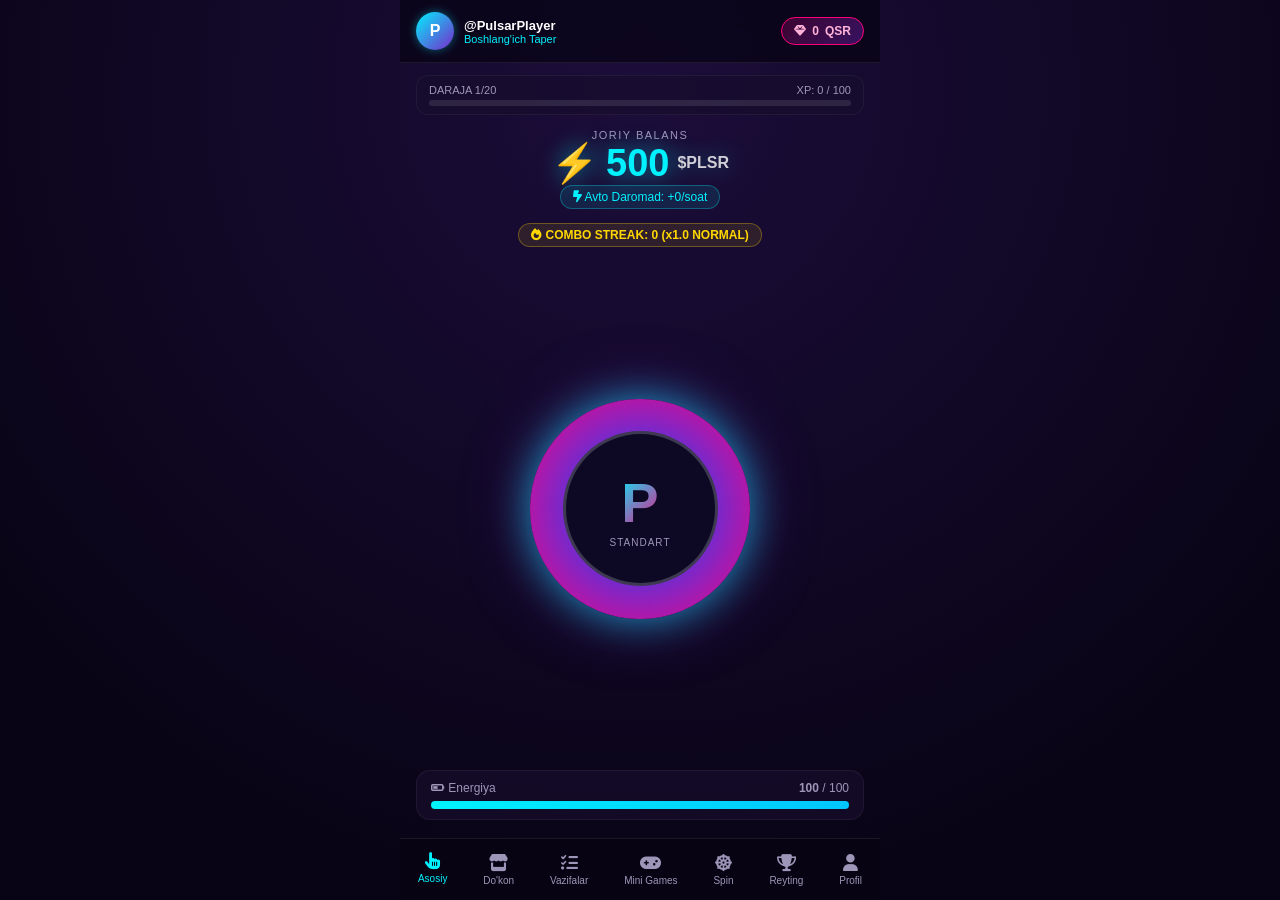
<file: index.html>
<!DOCTYPE html>
<html lang="uz">
<head>
  <meta charset="UTF-8">
  <meta name="viewport" content="width=device-width, initial-scale=1.0, maximum-scale=1.0, user-scalable=no">
  <title>Pulsar ($PLSR) — Telegram Mini App</title>
  <!-- Telegram WebApp SDK -->
  <script src="https://telegram.org/js/telegram-web-app.js"></script>
  <!-- FontAwesome Icons -->
  <link rel="stylesheet" href="https://cdnjs.cloudflare.com/ajax/libs/font-awesome/6.4.0/css/all.min.css">
  <link rel="stylesheet" href="style.css">
</head>
<body>
  <div id="app">
    <!-- Top Header -->
    <header class="app-header">
      <div class="user-pill" id="user-profile-header">
        <div class="avatar-circle" id="user-avatar">P</div>
        <div class="user-meta">
          <span class="user-name" id="user-name">@PulsarPlayer</span>
          <span class="user-title" id="user-status-title">Boshlang'ich Taper</span>
        </div>
      </div>
      <div class="header-badges">
        <div class="badge quasar-badge" onclick="switchTab('profil')">
          <i class="fa-solid fa-gem"></i> <span id="header-gems">0</span> QSR
        </div>
      </div>
    </header>

    <!-- Main Screens Container -->
    <main class="content-area">
      <!-- 1. ASOSIY (TAP TO EARN) SCREEN -->
      <section id="tab-asosiy" class="screen-tab active">
        <div class="stats-overview">
          <div class="level-progress-wrap">
            <div class="level-info">
              <span id="level-label">DARAJA 1/20</span>
              <span id="xp-label">XP: 0 / 100</span>
            </div>
            <div class="progress-track">
              <div class="progress-fill" id="xp-bar" style="width: 0%;"></div>
            </div>
          </div>

          <div class="balance-display">
            <div class="balance-sub">JORIY BALANS</div>
            <div class="balance-main">
              <span class="coin-icon">⚡</span>
              <span id="main-balance">500</span>
              <span class="currency-label">$PLSR</span>
            </div>
            <div class="passive-income-badge">
              <i class="fa-solid fa-bolt-lightning"></i> Avto Daromad: <span id="passive-rate">+0</span>/soat
            </div>
          </div>

          <div class="combo-indicator" id="combo-badge">
            <i class="fa-solid fa-fire"></i> COMBO STREAK: <span id="combo-count">0</span> (<span id="combo-mult">x1.0 NORMAL</span>)
          </div>
        </div>

        <!-- Central Tap Core -->
        <div class="tap-zone" id="tap-zone">
          <div class="pulsar-aura" id="pulsar-aura"></div>
          <div class="pulsar-core" id="pulsar-core">
            <div class="core-rings"></div>
            <div class="core-center">
              <span class="core-logo">P</span>
              <span class="core-skin-name" id="active-skin-name">STANDART</span>
            </div>
          </div>
        </div>

        <!-- Energy Bar -->
        <div class="energy-panel">
          <div class="energy-meta">
            <span><i class="fa-solid fa-battery-half"></i> Energiya</span>
            <span><strong id="energy-cur">100</strong> / <span id="energy-max">100</span></span>
          </div>
          <div class="energy-track">
            <div class="energy-fill" id="energy-bar" style="width: 100%;"></div>
          </div>
        </div>
      </section>

      <!-- 2. DO'KON & MINING SCREEN -->
      <section id="tab-dokan" class="screen-tab">
        <div class="sub-nav">
          <button class="sub-btn active" onclick="switchShopSub('mining')"><i class="fa-solid fa-microchip"></i> Mining</button>
          <button class="sub-btn" onclick="switchShopSub('mavzular')"><i class="fa-solid fa-palette"></i> Mavzular</button>
          <button class="sub-btn" onclick="switchShopSub('airdrop')"><i class="fa-solid fa-parachute-box"></i> Airdrop</button>
        </div>

        <!-- Mining Cards -->
        <div id="shop-mining" class="shop-content-section active">
          <div class="section-title">SOATLIK PASSIV DAROMAD GENERATORLARI</div>
          <div class="cards-grid" id="mining-cards-container">
            <!-- Dynamic Mining Cards injected by JS -->
          </div>
        </div>

        <!-- Skins / Mavzular -->
        <div id="shop-mavzular" class="shop-content-section">
          <div class="section-title">PULSAR YADRO MAVZULARI (SKINLAR)</div>
          <div class="cards-grid" id="skins-cards-container">
            <!-- Dynamic Skin Cards injected by JS -->
          </div>
        </div>

        <!-- Airdrop Section -->
        <div id="shop-airdrop" class="shop-content-section">
          <div class="airdrop-card">
            <div class="airdrop-header">
              <i class="fa-solid fa-satellite-dish"></i>
              <h3>NAVBATDAGI AIRDROP TAQSIMOTI</h3>
            </div>
            <div class="countdown-timer">
              <div class="time-block"><span id="days">09</span><small>KUN</small></div>
              <div class="time-divider">:</div>
              <div class="time-block"><span id="hours">14</span><small>SOAT</small></div>
              <div class="time-divider">:</div>
              <div class="time-block"><span id="minutes">32</span><small>DAQ</small></div>
              <div class="time-divider">:</div>
              <div class="time-block"><span id="seconds">45</span><small>SON</small></div>
            </div>
            <div class="airdrop-info">
              <p>Airdrop har oyda o'tkaziladi. O'yinchilarning soatlik daromadi va to'plangan Quasar kristallari asosida taqsimlanadi.</p>
              <button class="btn-primary" onclick="connectWallet()"><i class="fa-solid fa-wallet"></i> TON Hamyonni Ulash</button>
            </div>
          </div>
        </div>
      </section>

      <!-- 3. VAZIFALAR SCREEN -->
      <section id="tab-vazifalar" class="screen-tab">
        <div class="sub-nav">
          <button class="sub-btn active" onclick="switchTaskSub('daily')"><i class="fa-solid fa-calendar-check"></i> Kunlik</button>
          <button class="sub-btn" onclick="switchTaskSub('missions')"><i class="fa-solid fa-list-check"></i> Vazifalar</button>
        </div>

        <div id="task-daily" class="task-content-section active">
          <div class="streak-header">
            <div class="streak-title"><i class="fa-solid fa-gift"></i> Kunlik Kirish Sovg'asi</div>
            <div class="streak-badge">🔥 Ketma-ket: <span id="streak-day-count">1</span>-kun</div>
          </div>
          <div class="streak-grid" id="streak-grid-container">
            <!-- 7 Days Streak Cards -->
          </div>
          <button class="btn-claim-daily" id="btn-claim-streak" onclick="claimDailyStreak()">BUGUNGI MUKOFOTNI OLISH</button>
        </div>

        <div id="task-missions" class="task-content-section">
          <div class="missions-list" id="missions-container">
            <!-- Dynamic Social Tasks -->
          </div>
        </div>
      </section>

      <!-- 4. MINI GAMES SCREEN -->
      <section id="tab-minigames" class="screen-tab">
        <div class="section-title">KOSMIK MINI O'YINLAR</div>
        <div class="game-selector-card" onclick="openMinesGame()">
          <div class="game-icon"><i class="fa-solid fa-bomb"></i></div>
          <div class="game-info">
            <h4>Bomba va Xazina</h4>
            <p>5x5 maydonda kristallarni toping va ko'paytirgich yutib oling!</p>
          </div>
          <button class="btn-sm"><i class="fa-solid fa-play"></i> O'ynash</button>
        </div>

        <!-- Minesweeper Modal/Game View -->
        <div id="mines-modal" class="modal-overlay">
          <div class="modal-window">
            <div class="modal-header">
              <h3><i class="fa-solid fa-gem"></i> Bomba va Xazina</h3>
              <button class="close-btn" onclick="closeMinesGame()">&times;</button>
            </div>
            <div class="mines-controls">
              <div class="stat-box">Tikish: <input type="number" id="mines-bet" value="500" min="100" step="100"> $PLSR</div>
              <div class="stat-box">Ko'paytirgich: <span id="mines-mult">x1.00</span></div>
            </div>
            <div class="mines-grid" id="mines-grid">
              <!-- 25 Cells -->
            </div>
            <div class="mines-actions">
              <button class="btn-primary" id="btn-start-mines" onclick="startMinesGame()">O'yinni Boshlash</button>
              <button class="btn-success" id="btn-cashout-mines" onclick="cashoutMines()" style="display:none;">Yutuqni Olish</button>
            </div>
          </div>
        </div>
      </section>

      <!-- 5. SPIN (OMAD BARABANI) SCREEN -->
      <section id="tab-spin" class="screen-tab">
        <div class="spin-header">
          <h2><i class="fa-solid fa-dharmachakra"></i> OMAD BARABANI</h2>
          <p>Har 4 soatda omadingizni mutlaqo bepul sinab ko'ring!</p>
        </div>

        <div class="wheel-container">
          <div class="wheel-pointer">▼</div>
          <canvas id="wheel-canvas" width="320" height="320"></canvas>
          <button class="spin-center-btn" id="spin-btn" onclick="spinWheel()">SPIN<br>GO!</button>
        </div>

        <div class="spin-timer-wrap">
          <span id="spin-cooldown-text">Keyingi bepul spin: <strong id="spin-timer">TAYYOR!</strong></span>
        </div>

        <div class="spin-prizes-list">
          <div class="section-title">SOVRINLAR RO'YXATI</div>
          <div class="prizes-grid">
            <div class="prize-pill">⚡ 5,000 PLSR</div>
            <div class="prize-pill">⚡ 15,000 PLSR</div>
            <div class="prize-pill">⚡ 50,000 PLSR</div>
            <div class="prize-pill jackpot">👑 100k JACKPOT</div>
            <div class="prize-pill">💎 5 Quasar</div>
            <div class="prize-pill">🔋 To'liq Energiya</div>
            <div class="prize-pill">⭐ +500 XP</div>
            <div class="prize-pill">⚡ 25,000 PLSR</div>
          </div>
        </div>
      </section>

      <!-- 6. REYTING (LEADERBOARD) SCREEN -->
      <section id="tab-reyting" class="screen-tab">
        <div class="leaderboard-header">
          <i class="fa-solid fa-crown rank-crown"></i>
          <h2>Pulsar Galaktikasi Reytingi</h2>
          <p>Eng kuchli o'yinchilar o'rtasida raqobat</p>
        </div>

        <div class="leaderboard-list" id="leaderboard-container">
          <!-- Leaderboard items -->
        </div>

        <!-- Sticky My Rank -->
        <div class="my-rank-sticky">
          <div class="my-rank-num">#42</div>
          <div class="my-rank-info">
            <strong>Siz (O'yinchi)</strong>
            <span>Balans: <span id="my-rank-bal">500</span> $PLSR</span>
          </div>
        </div>
      </section>

      <!-- 7. PROFIL, P2P & LIVE CHAT SCREEN -->
      <section id="tab-profil" class="screen-tab">
        <div class="profile-card">
          <div class="profile-avatar-wrap">
            <div class="profile-avatar" id="prof-avatar">P</div>
            <div class="profile-badge-check"><i class="fa-solid fa-check"></i></div>
          </div>
          <h3 id="prof-username">@PulsarPlayer</h3>
          <div class="prof-gems-display">
            <i class="fa-solid fa-gem"></i> <span id="prof-gems">0</span> Quasar Kristallari
          </div>
        </div>

        <div class="profile-menu">
          <!-- P2P Transfer Item -->
          <div class="menu-item" onclick="openModal('p2p-modal')">
            <div class="menu-icon icon-blue"><i class="fa-solid fa-money-bill-transfer"></i></div>
            <div class="menu-text">
              <strong>P2P O'tkazma</strong>
              <span>Kristallarni do'stlarga o'tkazish</span>
            </div>
            <i class="fa-solid fa-chevron-right arrow"></i>
          </div>

          <!-- Tanga Exchange Item -->
          <div class="menu-item" onclick="openModal('exchange-modal')">
            <div class="menu-icon icon-purple"><i class="fa-solid fa-arrow-right-arrow-left"></i></div>
            <div class="menu-text">
              <strong>Tanga Almashtirish (Exchange)</strong>
              <span>$PLSR tangalarini Quasarga almashtirish</span>
            </div>
            <i class="fa-solid fa-chevron-right arrow"></i>
          </div>

          <!-- Promo Kod Item -->
          <div class="menu-item" onclick="openModal('promo-modal')">
            <div class="menu-icon icon-gold"><i class="fa-solid fa-ticket"></i></div>
            <div class="menu-text">
              <strong>Promo Kod</strong>
              <span>Maxsus kod orqali bonus olish</span>
            </div>
            <i class="fa-solid fa-chevron-right arrow"></i>
          </div>

          <!-- Referral Item -->
          <div class="menu-item" onclick="openModal('ref-modal')">
            <div class="menu-icon icon-green"><i class="fa-solid fa-user-plus"></i></div>
            <div class="menu-text">
              <strong>Hamkorlik & Referal</strong>
              <span>Do'stlarni taklif qilib +5,000 $PLSR olish</span>
            </div>
            <i class="fa-solid fa-chevron-right arrow"></i>
          </div>

          <!-- Global Chat Toggle -->
          <div class="menu-item" onclick="openModal('chat-modal')">
            <div class="menu-icon icon-pink"><i class="fa-solid fa-comments"></i></div>
            <div class="menu-text">
              <strong>Global Jonli Chat</strong>
              <span>O'yinchilar bilan muloqot xonasi</span>
            </div>
            <i class="fa-solid fa-chevron-right arrow"></i>
          </div>
        </div>
      </section>
    </main>

    <!-- Modals -->
    <!-- 1. P2P Modal -->
    <div id="p2p-modal" class="modal-overlay">
      <div class="modal-window">
        <div class="modal-header">
          <h3><i class="fa-solid fa-money-bill-transfer"></i> P2P O'tkazma</h3>
          <button class="close-btn" onclick="closeModal('p2p-modal')">&times;</button>
        </div>
        <div class="modal-body">
          <label>Qabul qiluvchi (ID yoki Username):</label>
          <input type="text" id="p2p-target" placeholder="@username yoki ID">
          <label>Quasar kristallari miqdori:</label>
          <input type="number" id="p2p-amount" min="1" placeholder="Masalan: 5">
          <button class="btn-primary" onclick="handleP2PTransfer()">O'tkazish</button>
        </div>
      </div>
    </div>

    <!-- 2. Exchange Modal -->
    <div id="exchange-modal" class="modal-overlay">
      <div class="modal-window">
        <div class="modal-header">
          <h3><i class="fa-solid fa-arrow-right-arrow-left"></i> Almashtirish Kursi</h3>
          <button class="close-btn" onclick="closeModal('exchange-modal')">&times;</button>
        </div>
        <div class="modal-body">
          <div class="rate-card">
            <span>Kurs:</span>
            <strong>1,000,000 $PLSR = 1 💎 Quasar</strong>
          </div>
          <label>$PLSR tangalari miqdori:</label>
          <input type="number" id="exchange-input" placeholder="1000000" oninput="calcExchange()">
          <div class="exchange-preview">Siz olasiz: <strong id="exchange-out">0</strong> Quasar</div>
          <button class="btn-primary" onclick="handleExchange()">Almashtirish</button>
        </div>
      </div>
    </div>

    <!-- 3. Promo Modal -->
    <div id="promo-modal" class="modal-overlay">
      <div class="modal-window">
        <div class="modal-header">
          <h3><i class="fa-solid fa-ticket"></i> Promo Kod</h3>
          <button class="close-btn" onclick="closeModal('promo-modal')">&times;</button>
        </div>
        <div class="modal-body">
          <label>Promo-kodni kiriting:</label>
          <input type="text" id="promo-input" placeholder="MASALAN: PULSAR2026">
          <button class="btn-primary" onclick="handlePromo()">Aktivlashtirish</button>
        </div>
      </div>
    </div>

    <!-- 4. Ref Modal -->
    <div id="ref-modal" class="modal-overlay">
      <div class="modal-window">
        <div class="modal-header">
          <h3><i class="fa-solid fa-user-plus"></i> Referal Dasturi</h3>
          <button class="close-btn" onclick="closeModal('ref-modal')">&times;</button>
        </div>
        <div class="modal-body">
          <p>Har bir taklif qilingan do'stingiz uchun <strong>+5,000 $PLSR</strong> va Premium do'st uchun <strong>+15,000 $PLSR</strong> olasiz!</p>
          <div class="ref-link-box">
            <input type="text" id="ref-link-val" value="https://t.me/PulsarTapBot?start=ref_123456" readonly>
            <button class="btn-sm" onclick="copyRefLink()"><i class="fa-solid fa-copy"></i> Nusxa</button>
          </div>
          <button class="btn-primary" onclick="shareRefLink()"><i class="fa-solid fa-paper-plane"></i> Telegramda Ulashish</button>
        </div>
      </div>
    </div>

    <!-- 5. Global Chat Modal -->
    <div id="chat-modal" class="modal-overlay">
      <div class="modal-window chat-window">
        <div class="modal-header">
          <h3><i class="fa-solid fa-comments"></i> Jonli Global Chat</h3>
          <button class="close-btn" onclick="closeModal('chat-modal')">&times;</button>
        </div>
        <div class="chat-messages" id="chat-stream">
          <div class="chat-bubble">
            <span class="chat-user">⚡ @CosmoMiner:</span>
            <span class="chat-text">Hammaga salom! Yangi airdrop qachon ekan?</span>
          </div>
          <div class="chat-bubble">
            <span class="chat-user">🚀 @AstroStar:</span>
            <span class="chat-text">10 kundan keyin taqsimot bo'ladi! $PLSR to'playapmiz 🔥</span>
          </div>
        </div>
        <div class="chat-input-bar">
          <input type="text" id="chat-msg-input" placeholder="Xabar yozing..." onkeypress="if(event.key==='Enter') sendChatMsg()">
          <button class="btn-send" onclick="sendChatMsg()"><i class="fa-solid fa-paper-plane"></i></button>
        </div>
      </div>
    </div>

    <!-- Bottom Navigation Bar -->
    <nav class="bottom-nav">
      <div class="nav-btn active" onclick="switchTab('asosiy')">
        <i class="fa-solid fa-hand-pointer"></i>
        <span>Asosiy</span>
      </div>
      <div class="nav-btn" onclick="switchTab('dokan')">
        <i class="fa-solid fa-store"></i>
        <span>Do'kon</span>
      </div>
      <div class="nav-btn" onclick="switchTab('vazifalar')">
        <i class="fa-solid fa-list-check"></i>
        <span>Vazifalar</span>
      </div>
      <div class="nav-btn" onclick="switchTab('minigames')">
        <i class="fa-solid fa-gamepad"></i>
        <span>Mini Games</span>
      </div>
      <div class="nav-btn" onclick="switchTab('spin')">
        <i class="fa-solid fa-dharmachakra"></i>
        <span>Spin</span>
      </div>
      <div class="nav-btn" onclick="switchTab('reyting')">
        <i class="fa-solid fa-trophy"></i>
        <span>Reyting</span>
      </div>
      <div class="nav-btn" onclick="switchTab('profil')">
        <i class="fa-solid fa-user"></i>
        <span>Profil</span>
      </div>
    </nav>
  </div>

  <!-- Scripts -->
  <script src="app.js"></script>
</body>
</html>
</file>
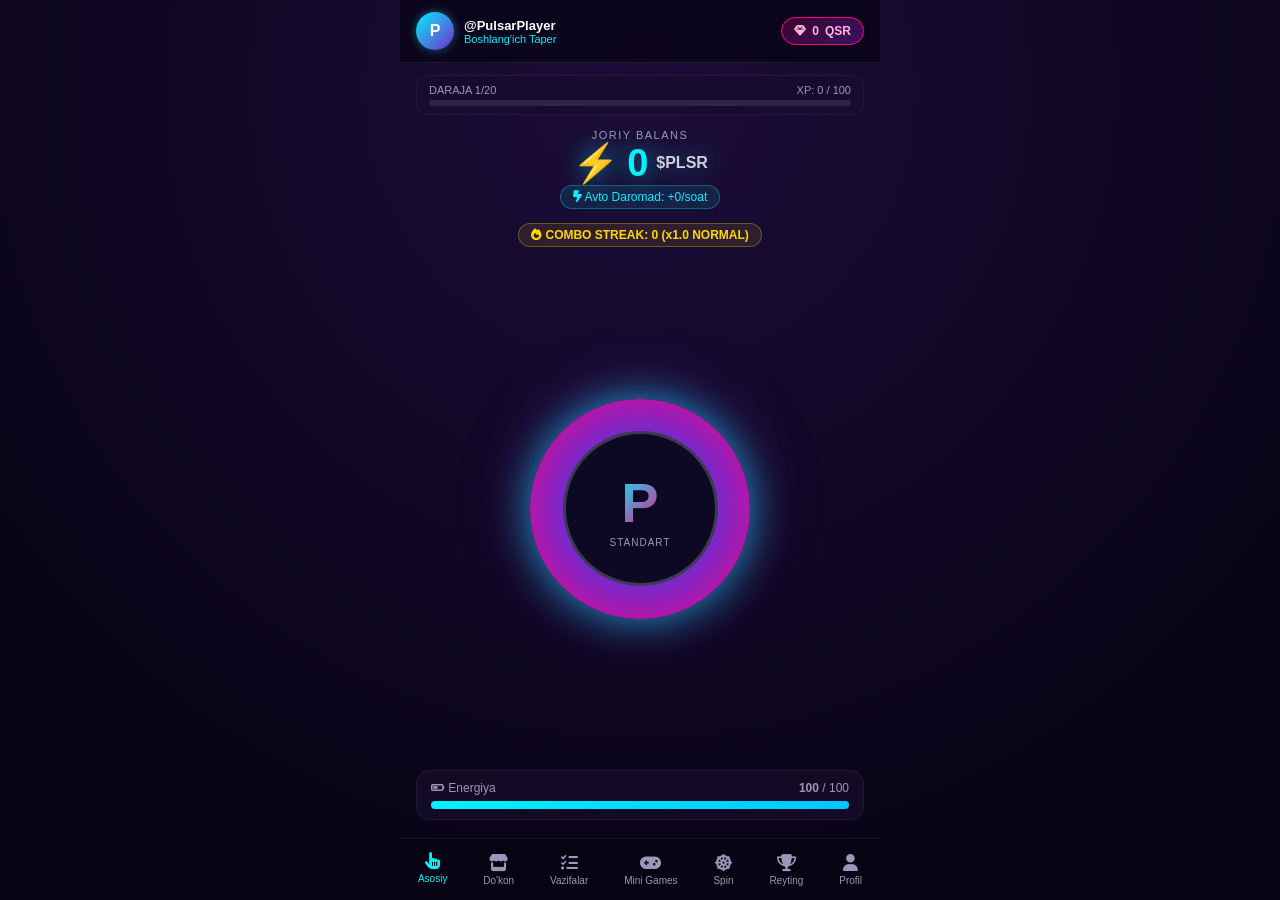
<file: public/index.html>
<!DOCTYPE html>
<html lang="uz">
<head>
  <meta charset="UTF-8">
  <meta name="viewport" content="width=device-width, initial-scale=1.0, maximum-scale=1.0, user-scalable=no">
  <title>Pulsar ($PLSR) — Telegram Mini App</title>
  <script src="https://telegram.org/js/telegram-web-app.js"></script>
  <link rel="stylesheet" href="https://cdnjs.cloudflare.com/ajax/libs/font-awesome/6.4.0/css/all.min.css">
  <link rel="stylesheet" href="style.css">
</head>
<body>
  <div id="app">
    <!-- Top Header -->
    <header class="app-header">
      <div class="user-pill" id="user-profile-header">
        <div class="avatar-circle" id="user-avatar">P</div>
        <div class="user-meta">
          <span class="user-name" id="user-name">@PulsarPlayer</span>
          <span class="user-title" id="user-status-title">Boshlang'ich Taper</span>
        </div>
      </div>
      <div class="header-badges">
        <div class="badge quasar-badge" onclick="switchTab('profil')">
          <i class="fa-solid fa-gem"></i> <span id="header-gems">0</span> QSR
        </div>
      </div>
    </header>

    <!-- Main Screens Container -->
    <main class="content-area">
      <!-- 1. ASOSIY (TAP TO EARN) -->
      <section id="tab-asosiy" class="screen-tab active">
        <div class="stats-overview">
          <div class="level-progress-wrap">
            <div class="level-info">
              <span id="level-label">DARAJA 1/20</span>
              <span id="xp-label">XP: 0 / 100</span>
            </div>
            <div class="progress-track">
              <div class="progress-fill" id="xp-bar" style="width: 0%;"></div>
            </div>
          </div>
          <div class="balance-display">
            <div class="balance-sub">JORIY BALANS</div>
            <div class="balance-main">
              <span class="coin-icon">⚡</span>
              <span id="main-balance">0</span>
              <span class="currency-label">$PLSR</span>
            </div>
            <div class="passive-income-badge">
              <i class="fa-solid fa-bolt-lightning"></i> Avto Daromad: <span id="passive-rate">+0</span>/soat
            </div>
          </div>
          <div class="combo-indicator" id="combo-badge">
            <i class="fa-solid fa-fire"></i> COMBO STREAK: <span id="combo-count">0</span> (<span id="combo-mult">x1.0 NORMAL</span>)
          </div>
        </div>
        <div class="tap-zone" id="tap-zone">
          <div class="pulsar-aura" id="pulsar-aura"></div>
          <div class="pulsar-core" id="pulsar-core">
            <div class="core-rings"></div>
            <div class="core-center">
              <span class="core-logo">P</span>
              <span class="core-skin-name" id="active-skin-name">STANDART</span>
            </div>
          </div>
        </div>
        <div class="energy-panel">
          <div class="energy-meta">
            <span><i class="fa-solid fa-battery-half"></i> Energiya</span>
            <span><strong id="energy-cur">100</strong> / <span id="energy-max">100</span></span>
          </div>
          <div class="energy-track">
            <div class="energy-fill" id="energy-bar" style="width: 100%;"></div>
          </div>
        </div>
      </section>

      <!-- 2. DO'KON & MINING -->
      <section id="tab-dokan" class="screen-tab">
        <div class="sub-nav">
          <button class="sub-btn active" onclick="switchShopSub('mining')"><i class="fa-solid fa-microchip"></i> Mining</button>
          <button class="sub-btn" onclick="switchShopSub('mavzular')"><i class="fa-solid fa-palette"></i> Mavzular</button>
          <button class="sub-btn" onclick="switchShopSub('airdrop')"><i class="fa-solid fa-parachute-box"></i> Airdrop</button>
        </div>
        <div id="shop-mining" class="shop-content-section active">
          <div class="section-title">SOATLIK PASSIV DAROMAD GENERATORLARI</div>
          <div class="cards-grid" id="mining-cards-container"></div>
        </div>
        <div id="shop-mavzular" class="shop-content-section">
          <div class="section-title">PULSAR YADRO MAVZULARI (SKINLAR)</div>
          <div class="cards-grid" id="skins-cards-container"></div>
        </div>
        <div id="shop-airdrop" class="shop-content-section">
          <div class="airdrop-card">
            <div class="airdrop-header">
              <i class="fa-solid fa-satellite-dish"></i>
              <h3>NAVBATDAGI AIRDROP TAQSIMOTI</h3>
            </div>
            <div class="countdown-timer">
              <div class="time-block"><span id="days">00</span><small>KUN</small></div>
              <div class="time-divider">:</div>
              <div class="time-block"><span id="hours">00</span><small>SOAT</small></div>
              <div class="time-divider">:</div>
              <div class="time-block"><span id="minutes">00</span><small>DAQ</small></div>
              <div class="time-divider">:</div>
              <div class="time-block"><span id="seconds">00</span><small>SON</small></div>
            </div>
            <div class="airdrop-info">
              <p>Airdrop har oyda o'tkaziladi. O'yinchilarning soatlik daromadi va to'plangan Quasar kristallari asosida taqsimlanadi.</p>
              <button class="btn-primary" onclick="connectWallet()"><i class="fa-solid fa-wallet"></i> TON Hamyonni Ulash</button>
            </div>
          </div>
        </div>
      </section>

      <!-- 3. VAZIFALAR -->
      <section id="tab-vazifalar" class="screen-tab">
        <div class="sub-nav">
          <button class="sub-btn active" onclick="switchTaskSub('daily')"><i class="fa-solid fa-calendar-check"></i> Kunlik</button>
          <button class="sub-btn" onclick="switchTaskSub('missions')"><i class="fa-solid fa-list-check"></i> Vazifalar</button>
        </div>
        <div id="task-daily" class="task-content-section active">
          <div class="streak-header">
            <div class="streak-title"><i class="fa-solid fa-gift"></i> Kunlik Kirish Sovg'asi</div>
            <div class="streak-badge">🔥 Ketma-ket: <span id="streak-day-count">0</span>-kun</div>
          </div>
          <div class="streak-grid" id="streak-grid-container"></div>
          <button class="btn-claim-daily" id="btn-claim-streak" onclick="claimDailyStreak()">BUGUNGI MUKOFOTNI OLISH</button>
        </div>
        <div id="task-missions" class="task-content-section">
          <div class="missions-list" id="missions-container"></div>
        </div>
      </section>

      <!-- 4. MINI GAMES -->
      <section id="tab-minigames" class="screen-tab">
        <div class="section-title">KOSMIK MINI O'YINLAR</div>
        <div class="game-selector-card" onclick="openMinesGame()">
          <div class="game-icon"><i class="fa-solid fa-bomb"></i></div>
          <div class="game-info">
            <h4>Bomba va Xazina</h4>
            <p>5x5 maydonda kristallarni toping va ko'paytirgich yutib oling!</p>
          </div>
          <button class="btn-sm"><i class="fa-solid fa-play"></i> O'ynash</button>
        </div>
        <div id="mines-modal" class="modal-overlay">
          <div class="modal-window">
            <div class="modal-header">
              <h3><i class="fa-solid fa-gem"></i> Bomba va Xazina</h3>
              <button class="close-btn" onclick="closeMinesGame()">&times;</button>
            </div>
            <div class="mines-controls">
              <div class="stat-box">Tikish: <input type="number" id="mines-bet" value="500" min="100" step="100"> $PLSR</div>
              <div class="stat-box">Ko'paytirgich: <span id="mines-mult">x1.00</span></div>
            </div>
            <div class="mines-grid" id="mines-grid"></div>
            <div class="mines-actions">
              <button class="btn-primary" id="btn-start-mines" onclick="startMinesGame()">O'yinni Boshlash</button>
              <button class="btn-success" id="btn-cashout-mines" onclick="cashoutMines()" style="display:none;">Yutuqni Olish</button>
            </div>
          </div>
        </div>
      </section>

      <!-- 5. SPIN (OMAD BARABANI) -->
      <section id="tab-spin" class="screen-tab">
        <div class="spin-header">
          <h2><i class="fa-solid fa-dharmachakra"></i> OMAD BARABANI</h2>
          <p>Har 4 soatda omadingizni mutlaqo bepul sinab ko'ring!</p>
        </div>
        <div class="wheel-container">
          <div class="wheel-pointer">▼</div>
          <canvas id="wheel-canvas" width="320" height="320"></canvas>
          <button class="spin-center-btn" id="spin-btn" onclick="spinWheel()">SPIN<br>GO!</button>
        </div>
        <div class="spin-timer-wrap">
          <span id="spin-cooldown-text">Keyingi bepul spin: <strong id="spin-timer">YUKLANMOQDA...</strong></span>
        </div>
        <div class="spin-prizes-list">
          <div class="section-title">SOVRINLAR RO'YXATI</div>
          <div class="prizes-grid">
            <div class="prize-pill">⚡ 5,000 $PLSR</div>
            <div class="prize-pill">⚡ 15,000 $PLSR</div>
            <div class="prize-pill">⚡ 50,000 $PLSR</div>
            <div class="prize-pill jackpot">👑 100k JACKPOT</div>
            <div class="prize-pill">💎 5 Quasar</div>
            <div class="prize-pill">🔋 To'liq Energiya</div>
            <div class="prize-pill">⭐ +500 XP</div>
            <div class="prize-pill">⚡ 25,000 $PLSR</div>
          </div>
        </div>
      </section>

      <!-- 6. REYTING -->
      <section id="tab-reyting" class="screen-tab">
        <div class="leaderboard-header">
          <i class="fa-solid fa-crown rank-crown"></i>
          <h2>Pulsar Galaktikasi Reytingi</h2>
          <p>Eng kuchli o'yinchilar o'rtasida raqobat</p>
        </div>
        <div class="leaderboard-list" id="leaderboard-container"></div>
        <div class="my-rank-sticky">
          <div class="my-rank-num">#—</div>
          <div class="my-rank-info">
            <strong>Siz</strong>
            <span>Balans: <span id="my-rank-bal">0</span> $PLSR</span>
          </div>
        </div>
      </section>

      <!-- 7. PROFIL, P2P & CHAT -->
      <section id="tab-profil" class="screen-tab">
        <div class="profile-card">
          <div class="profile-avatar-wrap">
            <div class="profile-avatar" id="prof-avatar">P</div>
            <div class="profile-badge-check"><i class="fa-solid fa-check"></i></div>
          </div>
          <h3 id="prof-username">@PulsarPlayer</h3>
          <div class="prof-gems-display">
            <i class="fa-solid fa-gem"></i> <span id="prof-gems">0</span> Quasar Kristallari
          </div>
        </div>
        <div class="profile-menu">
          <div class="menu-item" onclick="openModal('p2p-modal')">
            <div class="menu-icon icon-blue"><i class="fa-solid fa-money-bill-transfer"></i></div>
            <div class="menu-text">
              <strong>P2P O'tkazma</strong>
              <span>Kristallarni do'stlarga o'tkazish</span>
            </div>
            <i class="fa-solid fa-chevron-right arrow"></i>
          </div>
          <div class="menu-item" onclick="openModal('exchange-modal')">
            <div class="menu-icon icon-purple"><i class="fa-solid fa-arrow-right-arrow-left"></i></div>
            <div class="menu-text">
              <strong>Tanga Almashtirish (Exchange)</strong>
              <span>$PLSR tangalarini Quasarga almashtirish</span>
            </div>
            <i class="fa-solid fa-chevron-right arrow"></i>
          </div>
          <div class="menu-item" onclick="openModal('promo-modal')">
            <div class="menu-icon icon-gold"><i class="fa-solid fa-ticket"></i></div>
            <div class="menu-text">
              <strong>Promo Kod</strong>
              <span>Maxsus kod orqali bonus olish</span>
            </div>
            <i class="fa-solid fa-chevron-right arrow"></i>
          </div>
          <div class="menu-item" onclick="openModal('ref-modal')">
            <div class="menu-icon icon-green"><i class="fa-solid fa-user-plus"></i></div>
            <div class="menu-text">
              <strong>Hamkorlik & Referal</strong>
              <span>Do'stlarni taklif qilib +5,000 $PLSR olish</span>
            </div>
            <i class="fa-solid fa-chevron-right arrow"></i>
          </div>
          <div class="menu-item" onclick="openModal('chat-modal')">
            <div class="menu-icon icon-pink"><i class="fa-solid fa-comments"></i></div>
            <div class="menu-text">
              <strong>Global Jonli Chat</strong>
              <span>O'yinchilar bilan muloqot xonasi</span>
            </div>
            <i class="fa-solid fa-chevron-right arrow"></i>
          </div>
        </div>
      </section>
    </main>

    <!-- Modals -->
    <div id="p2p-modal" class="modal-overlay">
      <div class="modal-window">
        <div class="modal-header">
          <h3><i class="fa-solid fa-money-bill-transfer"></i> P2P O'tkazma</h3>
          <button class="close-btn" onclick="closeModal('p2p-modal')">&times;</button>
        </div>
        <div class="modal-body">
          <label>Qabul qiluvchi (ID yoki Username):</label>
          <input type="text" id="p2p-target" placeholder="@username yoki Telegram ID">
          <label>Quasar kristallari miqdori:</label>
          <input type="number" id="p2p-amount" min="1" placeholder="Masalan: 5">
          <button class="btn-primary" onclick="handleP2PTransfer()">O'tkazish</button>
        </div>
      </div>
    </div>

    <div id="exchange-modal" class="modal-overlay">
      <div class="modal-window">
        <div class="modal-header">
          <h3><i class="fa-solid fa-arrow-right-arrow-left"></i> Almashtirish Kursi</h3>
          <button class="close-btn" onclick="closeModal('exchange-modal')">&times;</button>
        </div>
        <div class="modal-body">
          <div class="rate-card">
            <span>Kurs:</span>
            <strong>1,000,000 $PLSR = 1 💎 Quasar</strong>
          </div>
          <label>$PLSR tangalari miqdori:</label>
          <input type="number" id="exchange-input" placeholder="1000000" oninput="calcExchange()">
          <div class="exchange-preview">Siz olasiz: <strong id="exchange-out">0</strong> Quasar</div>
          <button class="btn-primary" onclick="handleExchange()">Almashtirish</button>
        </div>
      </div>
    </div>

    <div id="promo-modal" class="modal-overlay">
      <div class="modal-window">
        <div class="modal-header">
          <h3><i class="fa-solid fa-ticket"></i> Promo Kod</h3>
          <button class="close-btn" onclick="closeModal('promo-modal')">&times;</button>
        </div>
        <div class="modal-body">
          <label>Promo-kodni kiriting:</label>
          <input type="text" id="promo-input" placeholder="MASALAN: PULSAR2026">
          <button class="btn-primary" onclick="handlePromo()">Aktivlashtirish</button>
        </div>
      </div>
    </div>

    <div id="ref-modal" class="modal-overlay">
      <div class="modal-window">
        <div class="modal-header">
          <h3><i class="fa-solid fa-user-plus"></i> Referal Dasturi</h3>
          <button class="close-btn" onclick="closeModal('ref-modal')">&times;</button>
        </div>
        <div class="modal-body">
          <p>Har bir taklif qilingan do'stingiz uchun <strong>+5,000 $PLSR</strong> va Premium do'st uchun <strong>+15,000 $PLSR</strong> olasiz!</p>
          <div class="ref-link-box">
            <input type="text" id="ref-link-val" value="https://t.me/PulsarTapBot?start=ref_0" readonly>
            <button class="btn-sm" onclick="copyRefLink()"><i class="fa-solid fa-copy"></i> Nusxa</button>
          </div>
          <button class="btn-primary" onclick="shareRefLink()"><i class="fa-solid fa-paper-plane"></i> Telegramda Ulashish</button>
        </div>
      </div>
    </div>

    <div id="chat-modal" class="modal-overlay">
      <div class="modal-window chat-window">
        <div class="modal-header">
          <h3><i class="fa-solid fa-comments"></i> Jonli Global Chat</h3>
          <button class="close-btn" onclick="closeModal('chat-modal')">&times;</button>
        </div>
        <div class="chat-messages" id="chat-stream">
          <div style="text-align:center;color:var(--text-muted);padding:20px;">Xabarlar yuklanmoqda...</div>
        </div>
        <div class="chat-input-bar">
          <input type="text" id="chat-msg-input" placeholder="Xabar yozing..." onkeypress="if(event.key==='Enter') sendChatMsg()">
          <button class="btn-send" onclick="sendChatMsg()"><i class="fa-solid fa-paper-plane"></i></button>
        </div>
      </div>
    </div>

    <!-- Bottom Navigation Bar -->
    <nav class="bottom-nav">
      <div class="nav-btn active" onclick="switchTab('asosiy')">
        <i class="fa-solid fa-hand-pointer"></i><span>Asosiy</span>
      </div>
      <div class="nav-btn" onclick="switchTab('dokan')">
        <i class="fa-solid fa-store"></i><span>Do'kon</span>
      </div>
      <div class="nav-btn" onclick="switchTab('vazifalar')">
        <i class="fa-solid fa-list-check"></i><span>Vazifalar</span>
      </div>
      <div class="nav-btn" onclick="switchTab('minigames')">
        <i class="fa-solid fa-gamepad"></i><span>Mini Games</span>
      </div>
      <div class="nav-btn" onclick="switchTab('spin')">
        <i class="fa-solid fa-dharmachakra"></i><span>Spin</span>
      </div>
      <div class="nav-btn" onclick="switchTab('reyting')">
        <i class="fa-solid fa-trophy"></i><span>Reyting</span>
      </div>
      <div class="nav-btn" onclick="switchTab('profil')">
        <i class="fa-solid fa-user"></i><span>Profil</span>
      </div>
    </nav>
  </div>
  <script src="app.js"></script>
</body>
</html>
</file>
<file: style.css>
:root {
  --bg-dark: #070414;
  --bg-card: rgba(23, 14, 45, 0.7);
  --primary-cyan: #00f2fe;
  --primary-pink: #ff007a;
  --primary-purple: #7928ca;
  --accent-gold: #ffd700;
  --text-main: #ffffff;
  --text-muted: #9e96b8;
  --border-glow: rgba(0, 242, 254, 0.25);
}

* {
  box-sizing: border-box;
  margin: 0;
  padding: 0;
  user-select: none;
  -webkit-user-select: none;
  font-family: -apple-system, BlinkMacSystemFont, 'Segoe UI', Roboto, Helvetica, Arial, sans-serif;
}

body {
  background: radial-gradient(circle at 50% 10%, #1c0d3a 0%, #080415 80%);
  color: var(--text-main);
  height: 100vh;
  overflow: hidden;
  display: flex;
  justify-content: center;
}

#app {
  width: 100%;
  max-width: 480px;
  height: 100vh;
  display: flex;
  flex-direction: column;
  position: relative;
  background: transparent;
}

/* Header */
.app-header {
  padding: 12px 16px;
  display: flex;
  justify-content: space-between;
  align-items: center;
  background: rgba(10, 5, 25, 0.85);
  backdrop-filter: blur(12px);
  border-bottom: 1px solid rgba(255, 255, 255, 0.08);
  z-index: 10;
}

.user-pill {
  display: flex;
  align-items: center;
  gap: 10px;
}

.avatar-circle {
  width: 38px;
  height: 38px;
  border-radius: 50%;
  background: linear-gradient(135deg, var(--primary-cyan), var(--primary-purple));
  display: flex;
  justify-content: center;
  align-items: center;
  font-weight: 800;
  font-size: 16px;
  box-shadow: 0 0 10px rgba(0, 242, 254, 0.4);
}

.user-meta {
  display: flex;
  flex-direction: column;
}

.user-name {
  font-size: 13px;
  font-weight: bold;
}

.user-title {
  font-size: 11px;
  color: var(--primary-cyan);
}

.badge {
  padding: 6px 12px;
  border-radius: 20px;
  font-size: 12px;
  font-weight: bold;
  display: flex;
  align-items: center;
  gap: 6px;
  cursor: pointer;
}

.quasar-badge {
  background: linear-gradient(135deg, rgba(255, 0, 122, 0.2), rgba(121, 40, 202, 0.4));
  border: 1px solid var(--primary-pink);
  color: #ffb3d9;
}

/* Main Content Area */
.content-area {
  flex: 1;
  overflow-y: auto;
  padding: 12px 16px 80px 16px;
  display: flex;
  flex-direction: column;
}

.screen-tab {
  display: none;
  flex-direction: column;
  height: 100%;
  animation: fadeIn 0.25s ease-out;
}

.screen-tab.active {
  display: flex;
}

@keyframes fadeIn {
  from { opacity: 0; transform: translateY(6px); }
  to { opacity: 1; transform: translateY(0); }
}

/* Overview & Levels */
.stats-overview {
  display: flex;
  flex-direction: column;
  align-items: center;
  gap: 8px;
}

.level-progress-wrap {
  width: 100%;
  background: var(--bg-card);
  padding: 8px 12px;
  border-radius: 12px;
  border: 1px solid rgba(255, 255, 255, 0.05);
}

.level-info {
  display: flex;
  justify-content: space-between;
  font-size: 11px;
  color: var(--text-muted);
  margin-bottom: 4px;
}

.progress-track {
  height: 6px;
  background: rgba(255, 255, 255, 0.1);
  border-radius: 6px;
  overflow: hidden;
}

.progress-fill {
  height: 100%;
  background: linear-gradient(90deg, var(--primary-cyan), var(--primary-purple));
  transition: width 0.3s ease;
}

.balance-display {
  text-align: center;
  margin: 6px 0;
}

.balance-sub {
  font-size: 11px;
  letter-spacing: 1.5px;
  color: var(--text-muted);
}

.balance-main {
  font-size: 38px;
  font-weight: 900;
  color: var(--primary-cyan);
  text-shadow: 0 0 25px rgba(0, 242, 254, 0.6);
  display: flex;
  align-items: center;
  justify-content: center;
  gap: 8px;
}

.currency-label {
  font-size: 16px;
  color: #ffffff;
  opacity: 0.8;
}

.passive-income-badge {
  font-size: 12px;
  background: rgba(0, 242, 254, 0.1);
  color: var(--primary-cyan);
  padding: 4px 12px;
  border-radius: 20px;
  display: inline-block;
  border: 1px solid rgba(0, 242, 254, 0.3);
}

.combo-indicator {
  font-size: 12px;
  font-weight: bold;
  color: var(--accent-gold);
  background: rgba(255, 215, 0, 0.1);
  padding: 4px 12px;
  border-radius: 12px;
  border: 1px solid rgba(255, 215, 0, 0.3);
}

/* Tap Core Zone */
.tap-zone {
  flex: 1;
  display: flex;
  justify-content: center;
  align-items: center;
  position: relative;
}

.pulsar-aura {
  position: absolute;
  width: 260px;
  height: 260px;
  border-radius: 50%;
  background: radial-gradient(circle, rgba(0, 242, 254, 0.3), rgba(121, 40, 202, 0.1), transparent 70%);
  animation: pulseAura 2.5s infinite ease-in-out;
  pointer-events: none;
}

@keyframes pulseAura {
  0%, 100% { transform: scale(0.95); opacity: 0.6; }
  50% { transform: scale(1.15); opacity: 1; }
}

.pulsar-core {
  width: 220px;
  height: 220px;
  border-radius: 50%;
  background: radial-gradient(circle, #00f2fe 0%, #7928ca 50%, #ff007a 100%);
  box-shadow: 0 0 40px rgba(0, 242, 254, 0.6), 0 0 70px rgba(121, 40, 202, 0.4);
  display: flex;
  justify-content: center;
  align-items: center;
  cursor: pointer;
  touch-action: manipulation;
  transition: transform 0.08s cubic-bezier(0.175, 0.885, 0.32, 1.275);
  position: relative;
  z-index: 2;
}

.pulsar-core:active {
  transform: scale(0.92);
}

.core-center {
  width: 155px;
  height: 155px;
  border-radius: 50%;
  background: #0d0824;
  display: flex;
  flex-direction: column;
  justify-content: center;
  align-items: center;
  border: 3px solid rgba(255, 255, 255, 0.2);
}

.core-logo {
  font-size: 56px;
  font-weight: 900;
  background: linear-gradient(135deg, #00f2fe, #ff007a);
  -webkit-background-clip: text;
  -webkit-text-fill-color: transparent;
}

.core-skin-name {
  font-size: 10px;
  letter-spacing: 1px;
  color: var(--text-muted);
  margin-top: 2px;
}

/* Floating Animation */
.float-num {
  position: absolute;
  color: var(--primary-cyan);
  font-size: 26px;
  font-weight: 900;
  pointer-events: none;
  text-shadow: 0 0 10px rgba(0, 242, 254, 0.8);
  animation: floatTap 0.75s forwards ease-out;
  z-index: 100;
}

@keyframes floatTap {
  0% { opacity: 1; transform: translateY(0) scale(1); }
  100% { opacity: 0; transform: translateY(-70px) scale(1.4); }
}

/* Energy */
.energy-panel {
  background: var(--bg-card);
  padding: 10px 14px;
  border-radius: 14px;
  border: 1px solid rgba(255, 255, 255, 0.06);
}

.energy-meta {
  display: flex;
  justify-content: space-between;
  font-size: 12px;
  margin-bottom: 6px;
  color: var(--text-muted);
}

.energy-track {
  height: 8px;
  background: rgba(255, 255, 255, 0.08);
  border-radius: 8px;
  overflow: hidden;
}

.energy-fill {
  height: 100%;
  background: linear-gradient(90deg, #00f2fe, #00c6ff);
  transition: width 0.2s;
}

/* Sub-nav Buttons */
.sub-nav {
  display: flex;
  gap: 8px;
  background: rgba(0, 0, 0, 0.3);
  padding: 4px;
  border-radius: 12px;
  margin-bottom: 14px;
}

.sub-btn {
  flex: 1;
  padding: 8px;
  border: none;
  background: transparent;
  color: var(--text-muted);
  font-size: 12px;
  font-weight: bold;
  border-radius: 8px;
  cursor: pointer;
  transition: all 0.2s;
}

.sub-btn.active {
  background: linear-gradient(135deg, var(--primary-cyan), var(--primary-purple));
  color: #fff;
}

.shop-content-section, .task-content-section {
  display: none;
  flex-direction: column;
  gap: 10px;
}

.shop-content-section.active, .task-content-section.active {
  display: flex;
}

.section-title {
  font-size: 11px;
  color: var(--text-muted);
  letter-spacing: 1px;
  margin-bottom: 4px;
}

/* Cards Grid */
.cards-grid {
  display: grid;
  grid-template-columns: 1fr 1fr;
  gap: 10px;
}

.card-item {
  background: var(--bg-card);
  border: 1px solid rgba(255, 255, 255, 0.08);
  border-radius: 14px;
  padding: 12px;
  display: flex;
  flex-direction: column;
  gap: 6px;
  position: relative;
}

.card-item.active-skin {
  border-color: var(--primary-cyan);
  box-shadow: 0 0 15px rgba(0, 242, 254, 0.2);
}

.card-top {
  display: flex;
  align-items: center;
  gap: 8px;
}

.card-icon {
  font-size: 22px;
  color: var(--primary-cyan);
}

.card-name {
  font-size: 13px;
  font-weight: bold;
}

.card-desc {
  font-size: 11px;
  color: var(--text-muted);
}

.card-price {
  font-size: 12px;
  font-weight: bold;
  color: var(--accent-gold);
  margin-top: 4px;
}

.btn-buy {
  background: linear-gradient(135deg, var(--primary-cyan), var(--primary-purple));
  border: none;
  color: #fff;
  padding: 6px;
  border-radius: 8px;
  font-size: 11px;
  font-weight: bold;
  cursor: pointer;
}

/* Airdrop Card */
.airdrop-card {
  background: var(--bg-card);
  border: 1px solid var(--border-glow);
  border-radius: 16px;
  padding: 18px;
  text-align: center;
  display: flex;
  flex-direction: column;
  gap: 14px;
}

.countdown-timer {
  display: flex;
  justify-content: center;
  align-items: center;
  gap: 8px;
}

.time-block {
  background: rgba(0, 0, 0, 0.5);
  border: 1px solid rgba(255, 255, 255, 0.1);
  padding: 8px 12px;
  border-radius: 10px;
  display: flex;
  flex-direction: column;
}

.time-block span {
  font-size: 22px;
  font-weight: 900;
  color: var(--primary-cyan);
}

.time-block small {
  font-size: 9px;
  color: var(--text-muted);
}

.time-divider {
  font-size: 20px;
  font-weight: bold;
}

/* Daily Streak */
.streak-header {
  display: flex;
  justify-content: space-between;
  align-items: center;
}

.streak-grid {
  display: grid;
  grid-template-columns: repeat(4, 1fr);
  gap: 8px;
  margin: 10px 0;
}

.streak-card {
  background: var(--bg-card);
  border: 1px solid rgba(255, 255, 255, 0.08);
  border-radius: 10px;
  padding: 10px 6px;
  text-align: center;
  font-size: 11px;
}

.streak-card.claimed {
  border-color: #00ff88;
  opacity: 0.7;
}

.streak-card.current {
  border-color: var(--accent-gold);
  background: rgba(255, 215, 0, 0.1);
}

.btn-claim-daily {
  width: 100%;
  padding: 14px;
  background: linear-gradient(135deg, #00f2fe, #4facfe);
  border: none;
  border-radius: 14px;
  color: #000;
  font-weight: 900;
  font-size: 14px;
  cursor: pointer;
}

/* Mini Games */
.game-selector-card {
  background: var(--bg-card);
  border: 1px solid rgba(255, 255, 255, 0.08);
  border-radius: 14px;
  padding: 14px;
  display: flex;
  align-items: center;
  gap: 12px;
  cursor: pointer;
}

.game-icon {
  font-size: 32px;
  color: var(--primary-pink);
}

.game-info h4 { font-size: 15px; margin-bottom: 4px; }
.game-info p { font-size: 11px; color: var(--text-muted); }

/* Mines Game Grid */
.mines-grid {
  display: grid;
  grid-template-columns: repeat(5, 1fr);
  gap: 6px;
  margin: 16px 0;
}

.mine-cell {
  aspect-ratio: 1;
  background: rgba(255, 255, 255, 0.06);
  border: 1px solid rgba(255, 255, 255, 0.1);
  border-radius: 8px;
  display: flex;
  justify-content: center;
  align-items: center;
  font-size: 20px;
  cursor: pointer;
}

.mine-cell.gem { background: rgba(0, 255, 136, 0.2); border-color: #00ff88; color: #00ff88; }
.mine-cell.bomb { background: rgba(255, 0, 85, 0.3); border-color: #ff0055; color: #ff0055; }

/* Wheel / Spin */
.wheel-container {
  display: flex;
  justify-content: center;
  align-items: center;
  position: relative;
  margin: 20px 0;
}

.wheel-pointer {
  position: absolute;
  top: -12px;
  font-size: 26px;
  color: var(--accent-gold);
  z-index: 10;
}

.spin-center-btn {
  position: absolute;
  width: 70px;
  height: 70px;
  border-radius: 50%;
  background: linear-gradient(135deg, var(--accent-gold), #ff8800);
  border: 3px solid #fff;
  color: #000;
  font-weight: 900;
  font-size: 13px;
  cursor: pointer;
  box-shadow: 0 0 20px rgba(255, 215, 0, 0.6);
}

.prizes-grid {
  display: grid;
  grid-template-columns: 1fr 1fr;
  gap: 8px;
  margin-top: 10px;
}

.prize-pill {
  background: var(--bg-card);
  padding: 8px 12px;
  border-radius: 10px;
  font-size: 11px;
  text-align: center;
}

.prize-pill.jackpot {
  border: 1px solid var(--accent-gold);
  color: var(--accent-gold);
}

/* Leaderboard */
.leaderboard-list {
  display: flex;
  flex-direction: column;
  gap: 8px;
}

.rank-item {
  background: var(--bg-card);
  border: 1px solid rgba(255, 255, 255, 0.05);
  border-radius: 12px;
  padding: 10px 14px;
  display: flex;
  align-items: center;
  gap: 12px;
}

.rank-pos {
  font-size: 16px;
  font-weight: 900;
  width: 30px;
}

.my-rank-sticky {
  position: fixed;
  bottom: 65px;
  left: 50%;
  transform: translateX(-50%);
  width: calc(100% - 32px);
  max-width: 448px;
  background: linear-gradient(135deg, #1c0d3a, #2a0845);
  border: 1px solid var(--primary-cyan);
  border-radius: 14px;
  padding: 10px 16px;
  display: flex;
  align-items: center;
  gap: 14px;
  box-shadow: 0 0 20px rgba(0, 242, 254, 0.3);
}

/* Profile Menu */
.profile-card {
  background: var(--bg-card);
  border-radius: 16px;
  padding: 16px;
  text-align: center;
  display: flex;
  flex-direction: column;
  align-items: center;
  gap: 8px;
  margin-bottom: 14px;
}

.profile-avatar-wrap {
  position: relative;
}

.profile-avatar {
  width: 60px;
  height: 60px;
  border-radius: 50%;
  background: linear-gradient(135deg, var(--primary-cyan), var(--primary-purple));
  display: flex;
  justify-content: center;
  align-items: center;
  font-size: 24px;
  font-weight: bold;
}

.profile-badge-check {
  position: absolute;
  bottom: 0;
  right: 0;
  background: #00ff88;
  color: #000;
  border-radius: 50%;
  width: 18px;
  height: 18px;
  font-size: 10px;
  display: flex;
  justify-content: center;
  align-items: center;
}

.profile-menu {
  display: flex;
  flex-direction: column;
  gap: 8px;
}

.menu-item {
  background: var(--bg-card);
  border-radius: 12px;
  padding: 12px 16px;
  display: flex;
  align-items: center;
  gap: 12px;
  cursor: pointer;
}

.menu-icon {
  width: 38px;
  height: 38px;
  border-radius: 10px;
  display: flex;
  justify-content: center;
  align-items: center;
  font-size: 16px;
}

.icon-blue { background: rgba(0, 242, 254, 0.15); color: var(--primary-cyan); }
.icon-purple { background: rgba(121, 40, 202, 0.2); color: #c084fc; }
.icon-gold { background: rgba(255, 215, 0, 0.15); color: var(--accent-gold); }
.icon-green { background: rgba(0, 255, 136, 0.15); color: #00ff88; }
.icon-pink { background: rgba(255, 0, 122, 0.15); color: var(--primary-pink); }

.menu-text {
  flex: 1;
  display: flex;
  flex-direction: column;
}

.menu-text strong { font-size: 13px; }
.menu-text span { font-size: 11px; color: var(--text-muted); }

/* Modals */
.modal-overlay {
  display: none;
  position: fixed;
  inset: 0;
  background: rgba(0, 0, 0, 0.75);
  backdrop-filter: blur(8px);
  z-index: 1000;
  justify-content: center;
  align-items: center;
  padding: 16px;
}

.modal-overlay.active {
  display: flex;
}

.modal-window {
  background: #120926;
  border: 1px solid var(--border-glow);
  border-radius: 18px;
  width: 100%;
  max-width: 400px;
  padding: 20px;
  display: flex;
  flex-direction: column;
  gap: 14px;
}

.modal-header {
  display: flex;
  justify-content: space-between;
  align-items: center;
}

.close-btn {
  background: none;
  border: none;
  color: var(--text-muted);
  font-size: 24px;
  cursor: pointer;
}

.modal-body {
  display: flex;
  flex-direction: column;
  gap: 10px;
  font-size: 13px;
}

.modal-body input {
  background: rgba(255, 255, 255, 0.06);
  border: 1px solid rgba(255, 255, 255, 0.1);
  padding: 12px;
  border-radius: 10px;
  color: #fff;
  font-size: 14px;
  outline: none;
}

.btn-primary {
  background: linear-gradient(135deg, var(--primary-cyan), var(--primary-purple));
  border: none;
  padding: 12px;
  border-radius: 10px;
  color: #fff;
  font-weight: bold;
  cursor: pointer;
}

.btn-success {
  background: linear-gradient(135deg, #00ff88, #00b359);
  border: none;
  padding: 12px;
  border-radius: 10px;
  color: #000;
  font-weight: bold;
  cursor: pointer;
}

.btn-sm {
  background: rgba(0, 242, 254, 0.15);
  border: 1px solid var(--primary-cyan);
  color: var(--primary-cyan);
  padding: 6px 12px;
  border-radius: 8px;
  font-size: 12px;
  cursor: pointer;
}

/* Chat */
.chat-messages {
  height: 200px;
  overflow-y: auto;
  display: flex;
  flex-direction: column;
  gap: 8px;
  background: rgba(0,0,0,0.3);
  padding: 10px;
  border-radius: 10px;
}

.chat-bubble {
  font-size: 12px;
  background: rgba(255,255,255,0.05);
  padding: 6px 10px;
  border-radius: 8px;
}

.chat-user { font-weight: bold; color: var(--primary-cyan); margin-right: 4px; }

.chat-input-bar {
  display: flex;
  gap: 6px;
}

.chat-input-bar input {
  flex: 1;
  background: rgba(255,255,255,0.08);
  border: 1px solid rgba(255,255,255,0.1);
  border-radius: 8px;
  padding: 8px 12px;
  color: #fff;
}

.btn-send {
  background: var(--primary-cyan);
  border: none;
  border-radius: 8px;
  padding: 0 14px;
  cursor: pointer;
}

/* Bottom Navigation */
.bottom-nav {
  position: fixed;
  bottom: 0;
  left: 50%;
  transform: translateX(-50%);
  width: 100%;
  max-width: 480px;
  height: 62px;
  background: rgba(8, 4, 20, 0.95);
  backdrop-filter: blur(16px);
  border-top: 1px solid rgba(255, 255, 255, 0.08);
  display: flex;
  justify-content: space-around;
  align-items: center;
  z-index: 100;
}

.nav-btn {
  display: flex;
  flex-direction: column;
  align-items: center;
  gap: 4px;
  color: var(--text-muted);
  font-size: 10px;
  cursor: pointer;
  transition: all 0.2s;
}

.nav-btn i {
  font-size: 17px;
}

.nav-btn.active {
  color: var(--primary-cyan);
  transform: translateY(-2px);
}

/* ============ MISSING STYLES ============ */

/* Rate Card (Exchange modal) */
.rate-card {
  background: rgba(0, 242, 254, 0.08);
  border: 1px solid rgba(0, 242, 254, 0.25);
  border-radius: 10px;
  padding: 10px 14px;
  font-size: 13px;
  display: flex;
  justify-content: space-between;
  align-items: center;
}

.rate-card span { color: var(--text-muted); }
.rate-card strong { color: var(--primary-cyan); font-size: 12px; }

/* Exchange Preview */
.exchange-preview {
  text-align: center;
  font-size: 13px;
  color: var(--accent-gold);
  padding: 8px;
  background: rgba(255, 215, 0, 0.08);
  border-radius: 8px;
}

.exchange-preview strong { font-size: 18px; }

/* Ref Link Box */
.ref-link-box {
  display: flex;
  gap: 6px;
  align-items: center;
}

.ref-link-box input {
  flex: 1;
  background: rgba(255, 255, 255, 0.06);
  border: 1px solid rgba(255, 255, 255, 0.1);
  padding: 10px;
  border-radius: 8px;
  color: var(--primary-cyan);
  font-size: 12px;
  outline: none;
}

/* Mines Controls */
.mines-controls {
  display: flex;
  gap: 10px;
  justify-content: center;
  align-items: center;
  flex-wrap: wrap;
}

.stat-box {
  background: rgba(255, 255, 255, 0.05);
  padding: 8px 14px;
  border-radius: 10px;
  font-size: 12px;
  display: flex;
  align-items: center;
  gap: 6px;
}

.stat-box input {
  width: 80px;
  background: rgba(255, 255, 255, 0.08);
  border: 1px solid rgba(255, 255, 255, 0.15);
  padding: 6px 8px;
  border-radius: 6px;
  color: #fff;
  font-size: 13px;
  text-align: center;
  outline: none;
}

.mines-actions {
  display: flex;
  gap: 8px;
  justify-content: center;
}

.mines-actions .btn-primary,
.mines-actions .btn-success {
  flex: 1;
  text-align: center;
}

/* Spin Header */
.spin-header {
  text-align: center;
  margin-bottom: 10px;
}

.spin-header h2 {
  font-size: 18px;
  margin-bottom: 4px;
}

.spin-header p {
  font-size: 12px;
  color: var(--text-muted);
}

/* Spin Timer */
.spin-timer-wrap {
  text-align: center;
  padding: 10px;
  font-size: 13px;
  color: var(--text-muted);
}

.spin-timer-wrap strong {
  color: var(--accent-gold);
}

/* Spin Prizes List */
.spin-prizes-list {
  margin-top: 12px;
}

/* Airdrop Header */
.airdrop-header {
  display: flex;
  flex-direction: column;
  align-items: center;
  gap: 8px;
}

.airdrop-header i {
  font-size: 32px;
  color: var(--primary-cyan);
}

.airdrop-header h3 {
  font-size: 14px;
  letter-spacing: 1px;
}

.airdrop-info {
  display: flex;
  flex-direction: column;
  gap: 10px;
  align-items: center;
}

.airdrop-info p {
  font-size: 12px;
  color: var(--text-muted);
  line-height: 1.5;
}

/* Leaderboard Header */
.leaderboard-header {
  text-align: center;
  margin-bottom: 14px;
}

.leaderboard-header i.rank-crown {
  font-size: 36px;
  color: var(--accent-gold);
  display: block;
  margin-bottom: 6px;
}

.leaderboard-header h2 {
  font-size: 17px;
}

.leaderboard-header p {
  font-size: 12px;
  color: var(--text-muted);
}

.my-rank-info {
  display: flex;
  flex-direction: column;
  gap: 2px;
}

.my-rank-info strong {
  font-size: 13px;
}

.my-rank-info span {
  font-size: 11px;
  color: var(--text-muted);
}

/* Streak Title & Badge */
.streak-title {
  font-size: 14px;
  font-weight: bold;
  display: flex;
  align-items: center;
  gap: 6px;
}

.streak-title i {
  color: var(--accent-gold);
}

.streak-badge {
  font-size: 12px;
  color: var(--accent-gold);
  font-weight: bold;
}

/* Chat Window Modal */
.chat-window {
  max-width: 400px;
  height: 400px;
  display: flex;
  flex-direction: column;
}

.chat-window .chat-messages {
  flex: 1;
  height: auto;
  min-height: 200px;
}

/* Input focus states */
.modal-body input:focus,
.chat-input-bar input:focus {
  border-color: var(--primary-cyan);
  box-shadow: 0 0 8px rgba(0, 242, 254, 0.2);
}

/* Button hover effects */
.btn-primary:hover {
  opacity: 0.9;
  box-shadow: 0 0 15px rgba(0, 242, 254, 0.3);
}

.btn-buy:hover {
  opacity: 0.85;
}

.btn-claim-daily:hover {
  opacity: 0.9;
}

.btn-sm:hover {
  background: rgba(0, 242, 254, 0.25);
}

.spin-center-btn:hover {
  box-shadow: 0 0 30px rgba(255, 215, 0, 0.8);
}

/* Active skin glow */
.active-skin {
  border-color: var(--primary-cyan) !important;
  box-shadow: 0 0 20px rgba(0, 242, 254, 0.25) !important;
}

/* Mines cell hover */
.mine-cell:hover {
  background: rgba(255, 255, 255, 0.1);
}

/* Rank item hover */
.rank-item:hover {
  border-color: rgba(0, 242, 254, 0.2);
}

/* Menu item hover */
.menu-item:hover {
  background: rgba(255, 255, 255, 0.08);
}

/* Game selector hover */
.game-selector-card:hover {
  border-color: var(--primary-pink);
}

/* Card item hover */
.card-item:hover {
  border-color: rgba(255, 255, 255, 0.15);
}

/* Quasar badge pulse */
.quasar-badge:hover {
  box-shadow: 0 0 12px rgba(255, 0, 122, 0.3);
}
</file>
<file: public/style.css>
:root {
  --bg-dark: #070414;
  --bg-card: rgba(23, 14, 45, 0.7);
  --primary-cyan: #00f2fe;
  --primary-pink: #ff007a;
  --primary-purple: #7928ca;
  --accent-gold: #ffd700;
  --text-main: #ffffff;
  --text-muted: #9e96b8;
  --border-glow: rgba(0, 242, 254, 0.25);
}

* {
  box-sizing: border-box;
  margin: 0;
  padding: 0;
  user-select: none;
  -webkit-user-select: none;
  font-family: -apple-system, BlinkMacSystemFont, 'Segoe UI', Roboto, Helvetica, Arial, sans-serif;
}

body {
  background: radial-gradient(circle at 50% 10%, #1c0d3a 0%, #080415 80%);
  color: var(--text-main);
  height: 100vh;
  overflow: hidden;
  display: flex;
  justify-content: center;
}

#app {
  width: 100%;
  max-width: 480px;
  height: 100vh;
  display: flex;
  flex-direction: column;
  position: relative;
  background: transparent;
}

/* Header */
.app-header {
  padding: 12px 16px;
  display: flex;
  justify-content: space-between;
  align-items: center;
  background: rgba(10, 5, 25, 0.85);
  backdrop-filter: blur(12px);
  border-bottom: 1px solid rgba(255, 255, 255, 0.08);
  z-index: 10;
}

.user-pill {
  display: flex;
  align-items: center;
  gap: 10px;
}

.avatar-circle {
  width: 38px;
  height: 38px;
  border-radius: 50%;
  background: linear-gradient(135deg, var(--primary-cyan), var(--primary-purple));
  display: flex;
  justify-content: center;
  align-items: center;
  font-weight: 800;
  font-size: 16px;
  box-shadow: 0 0 10px rgba(0, 242, 254, 0.4);
}

.user-meta {
  display: flex;
  flex-direction: column;
}

.user-name {
  font-size: 13px;
  font-weight: bold;
}

.user-title {
  font-size: 11px;
  color: var(--primary-cyan);
}

.badge {
  padding: 6px 12px;
  border-radius: 20px;
  font-size: 12px;
  font-weight: bold;
  display: flex;
  align-items: center;
  gap: 6px;
  cursor: pointer;
}

.quasar-badge {
  background: linear-gradient(135deg, rgba(255, 0, 122, 0.2), rgba(121, 40, 202, 0.4));
  border: 1px solid var(--primary-pink);
  color: #ffb3d9;
}

/* Main Content Area */
.content-area {
  flex: 1;
  overflow-y: auto;
  padding: 12px 16px 80px 16px;
  display: flex;
  flex-direction: column;
}

.screen-tab {
  display: none;
  flex-direction: column;
  height: 100%;
  animation: fadeIn 0.25s ease-out;
}

.screen-tab.active {
  display: flex;
}

@keyframes fadeIn {
  from { opacity: 0; transform: translateY(6px); }
  to { opacity: 1; transform: translateY(0); }
}

/* Overview & Levels */
.stats-overview {
  display: flex;
  flex-direction: column;
  align-items: center;
  gap: 8px;
}

.level-progress-wrap {
  width: 100%;
  background: var(--bg-card);
  padding: 8px 12px;
  border-radius: 12px;
  border: 1px solid rgba(255, 255, 255, 0.05);
}

.level-info {
  display: flex;
  justify-content: space-between;
  font-size: 11px;
  color: var(--text-muted);
  margin-bottom: 4px;
}

.progress-track {
  height: 6px;
  background: rgba(255, 255, 255, 0.1);
  border-radius: 6px;
  overflow: hidden;
}

.progress-fill {
  height: 100%;
  background: linear-gradient(90deg, var(--primary-cyan), var(--primary-purple));
  transition: width 0.3s ease;
}

.balance-display {
  text-align: center;
  margin: 6px 0;
}

.balance-sub {
  font-size: 11px;
  letter-spacing: 1.5px;
  color: var(--text-muted);
}

.balance-main {
  font-size: 38px;
  font-weight: 900;
  color: var(--primary-cyan);
  text-shadow: 0 0 25px rgba(0, 242, 254, 0.6);
  display: flex;
  align-items: center;
  justify-content: center;
  gap: 8px;
}

.currency-label {
  font-size: 16px;
  color: #ffffff;
  opacity: 0.8;
}

.passive-income-badge {
  font-size: 12px;
  background: rgba(0, 242, 254, 0.1);
  color: var(--primary-cyan);
  padding: 4px 12px;
  border-radius: 20px;
  display: inline-block;
  border: 1px solid rgba(0, 242, 254, 0.3);
}

.combo-indicator {
  font-size: 12px;
  font-weight: bold;
  color: var(--accent-gold);
  background: rgba(255, 215, 0, 0.1);
  padding: 4px 12px;
  border-radius: 12px;
  border: 1px solid rgba(255, 215, 0, 0.3);
}

/* Tap Core Zone */
.tap-zone {
  flex: 1;
  display: flex;
  justify-content: center;
  align-items: center;
  position: relative;
}

.pulsar-aura {
  position: absolute;
  width: 260px;
  height: 260px;
  border-radius: 50%;
  background: radial-gradient(circle, rgba(0, 242, 254, 0.3), rgba(121, 40, 202, 0.1), transparent 70%);
  animation: pulseAura 2.5s infinite ease-in-out;
  pointer-events: none;
}

@keyframes pulseAura {
  0%, 100% { transform: scale(0.95); opacity: 0.6; }
  50% { transform: scale(1.15); opacity: 1; }
}

.pulsar-core {
  width: 220px;
  height: 220px;
  border-radius: 50%;
  background: radial-gradient(circle, #00f2fe 0%, #7928ca 50%, #ff007a 100%);
  box-shadow: 0 0 40px rgba(0, 242, 254, 0.6), 0 0 70px rgba(121, 40, 202, 0.4);
  display: flex;
  justify-content: center;
  align-items: center;
  cursor: pointer;
  touch-action: manipulation;
  transition: transform 0.08s cubic-bezier(0.175, 0.885, 0.32, 1.275);
  position: relative;
  z-index: 2;
}

.pulsar-core:active {
  transform: scale(0.92);
}

.core-center {
  width: 155px;
  height: 155px;
  border-radius: 50%;
  background: #0d0824;
  display: flex;
  flex-direction: column;
  justify-content: center;
  align-items: center;
  border: 3px solid rgba(255, 255, 255, 0.2);
}

.core-logo {
  font-size: 56px;
  font-weight: 900;
  background: linear-gradient(135deg, #00f2fe, #ff007a);
  -webkit-background-clip: text;
  -webkit-text-fill-color: transparent;
}

.core-skin-name {
  font-size: 10px;
  letter-spacing: 1px;
  color: var(--text-muted);
  margin-top: 2px;
}

/* Floating Animation */
.float-num {
  position: absolute;
  color: var(--primary-cyan);
  font-size: 26px;
  font-weight: 900;
  pointer-events: none;
  text-shadow: 0 0 10px rgba(0, 242, 254, 0.8);
  animation: floatTap 0.75s forwards ease-out;
  z-index: 100;
}

@keyframes floatTap {
  0% { opacity: 1; transform: translateY(0) scale(1); }
  100% { opacity: 0; transform: translateY(-70px) scale(1.4); }
}

/* Energy */
.energy-panel {
  background: var(--bg-card);
  padding: 10px 14px;
  border-radius: 14px;
  border: 1px solid rgba(255, 255, 255, 0.06);
}

.energy-meta {
  display: flex;
  justify-content: space-between;
  font-size: 12px;
  margin-bottom: 6px;
  color: var(--text-muted);
}

.energy-track {
  height: 8px;
  background: rgba(255, 255, 255, 0.08);
  border-radius: 8px;
  overflow: hidden;
}

.energy-fill {
  height: 100%;
  background: linear-gradient(90deg, #00f2fe, #00c6ff);
  transition: width 0.2s;
}

/* Sub-nav Buttons */
.sub-nav {
  display: flex;
  gap: 8px;
  background: rgba(0, 0, 0, 0.3);
  padding: 4px;
  border-radius: 12px;
  margin-bottom: 14px;
}

.sub-btn {
  flex: 1;
  padding: 8px;
  border: none;
  background: transparent;
  color: var(--text-muted);
  font-size: 12px;
  font-weight: bold;
  border-radius: 8px;
  cursor: pointer;
  transition: all 0.2s;
}

.sub-btn.active {
  background: linear-gradient(135deg, var(--primary-cyan), var(--primary-purple));
  color: #fff;
}

.shop-content-section, .task-content-section {
  display: none;
  flex-direction: column;
  gap: 10px;
}

.shop-content-section.active, .task-content-section.active {
  display: flex;
}

.section-title {
  font-size: 11px;
  color: var(--text-muted);
  letter-spacing: 1px;
  margin-bottom: 4px;
}

/* Cards Grid */
.cards-grid {
  display: grid;
  grid-template-columns: 1fr 1fr;
  gap: 10px;
}

.card-item {
  background: var(--bg-card);
  border: 1px solid rgba(255, 255, 255, 0.08);
  border-radius: 14px;
  padding: 12px;
  display: flex;
  flex-direction: column;
  gap: 6px;
  position: relative;
}

.card-item.active-skin {
  border-color: var(--primary-cyan);
  box-shadow: 0 0 15px rgba(0, 242, 254, 0.2);
}

.card-top {
  display: flex;
  align-items: center;
  gap: 8px;
}

.card-icon {
  font-size: 22px;
  color: var(--primary-cyan);
}

.card-name {
  font-size: 13px;
  font-weight: bold;
}

.card-desc {
  font-size: 11px;
  color: var(--text-muted);
}

.card-price {
  font-size: 12px;
  font-weight: bold;
  color: var(--accent-gold);
  margin-top: 4px;
}

.btn-buy {
  background: linear-gradient(135deg, var(--primary-cyan), var(--primary-purple));
  border: none;
  color: #fff;
  padding: 6px;
  border-radius: 8px;
  font-size: 11px;
  font-weight: bold;
  cursor: pointer;
}

/* Airdrop Card */
.airdrop-card {
  background: var(--bg-card);
  border: 1px solid var(--border-glow);
  border-radius: 16px;
  padding: 18px;
  text-align: center;
  display: flex;
  flex-direction: column;
  gap: 14px;
}

.countdown-timer {
  display: flex;
  justify-content: center;
  align-items: center;
  gap: 8px;
}

.time-block {
  background: rgba(0, 0, 0, 0.5);
  border: 1px solid rgba(255, 255, 255, 0.1);
  padding: 8px 12px;
  border-radius: 10px;
  display: flex;
  flex-direction: column;
}

.time-block span {
  font-size: 22px;
  font-weight: 900;
  color: var(--primary-cyan);
}

.time-block small {
  font-size: 9px;
  color: var(--text-muted);
}

.time-divider {
  font-size: 20px;
  font-weight: bold;
}

/* Daily Streak */
.streak-header {
  display: flex;
  justify-content: space-between;
  align-items: center;
}

.streak-grid {
  display: grid;
  grid-template-columns: repeat(4, 1fr);
  gap: 8px;
  margin: 10px 0;
}

.streak-card {
  background: var(--bg-card);
  border: 1px solid rgba(255, 255, 255, 0.08);
  border-radius: 10px;
  padding: 10px 6px;
  text-align: center;
  font-size: 11px;
}

.streak-card.claimed {
  border-color: #00ff88;
  opacity: 0.7;
}

.streak-card.current {
  border-color: var(--accent-gold);
  background: rgba(255, 215, 0, 0.1);
}

.btn-claim-daily {
  width: 100%;
  padding: 14px;
  background: linear-gradient(135deg, #00f2fe, #4facfe);
  border: none;
  border-radius: 14px;
  color: #000;
  font-weight: 900;
  font-size: 14px;
  cursor: pointer;
}

/* Mini Games */
.game-selector-card {
  background: var(--bg-card);
  border: 1px solid rgba(255, 255, 255, 0.08);
  border-radius: 14px;
  padding: 14px;
  display: flex;
  align-items: center;
  gap: 12px;
  cursor: pointer;
}

.game-icon {
  font-size: 32px;
  color: var(--primary-pink);
}

.game-info h4 { font-size: 15px; margin-bottom: 4px; }
.game-info p { font-size: 11px; color: var(--text-muted); }

/* Mines Game Grid */
.mines-grid {
  display: grid;
  grid-template-columns: repeat(5, 1fr);
  gap: 6px;
  margin: 16px 0;
}

.mine-cell {
  aspect-ratio: 1;
  background: rgba(255, 255, 255, 0.06);
  border: 1px solid rgba(255, 255, 255, 0.1);
  border-radius: 8px;
  display: flex;
  justify-content: center;
  align-items: center;
  font-size: 20px;
  cursor: pointer;
}

.mine-cell.gem { background: rgba(0, 255, 136, 0.2); border-color: #00ff88; color: #00ff88; }
.mine-cell.bomb { background: rgba(255, 0, 85, 0.3); border-color: #ff0055; color: #ff0055; }

/* Wheel / Spin */
.wheel-container {
  display: flex;
  justify-content: center;
  align-items: center;
  position: relative;
  margin: 20px 0;
}

.wheel-pointer {
  position: absolute;
  top: -12px;
  font-size: 26px;
  color: var(--accent-gold);
  z-index: 10;
}

.spin-center-btn {
  position: absolute;
  width: 70px;
  height: 70px;
  border-radius: 50%;
  background: linear-gradient(135deg, var(--accent-gold), #ff8800);
  border: 3px solid #fff;
  color: #000;
  font-weight: 900;
  font-size: 13px;
  cursor: pointer;
  box-shadow: 0 0 20px rgba(255, 215, 0, 0.6);
}

.prizes-grid {
  display: grid;
  grid-template-columns: 1fr 1fr;
  gap: 8px;
  margin-top: 10px;
}

.prize-pill {
  background: var(--bg-card);
  padding: 8px 12px;
  border-radius: 10px;
  font-size: 11px;
  text-align: center;
}

.prize-pill.jackpot {
  border: 1px solid var(--accent-gold);
  color: var(--accent-gold);
}

/* Leaderboard */
.leaderboard-list {
  display: flex;
  flex-direction: column;
  gap: 8px;
}

.rank-item {
  background: var(--bg-card);
  border: 1px solid rgba(255, 255, 255, 0.05);
  border-radius: 12px;
  padding: 10px 14px;
  display: flex;
  align-items: center;
  gap: 12px;
}

.rank-pos {
  font-size: 16px;
  font-weight: 900;
  width: 30px;
}

.my-rank-sticky {
  position: fixed;
  bottom: 65px;
  left: 50%;
  transform: translateX(-50%);
  width: calc(100% - 32px);
  max-width: 448px;
  background: linear-gradient(135deg, #1c0d3a, #2a0845);
  border: 1px solid var(--primary-cyan);
  border-radius: 14px;
  padding: 10px 16px;
  display: flex;
  align-items: center;
  gap: 14px;
  box-shadow: 0 0 20px rgba(0, 242, 254, 0.3);
}

/* Profile Menu */
.profile-card {
  background: var(--bg-card);
  border-radius: 16px;
  padding: 16px;
  text-align: center;
  display: flex;
  flex-direction: column;
  align-items: center;
  gap: 8px;
  margin-bottom: 14px;
}

.profile-avatar-wrap {
  position: relative;
}

.profile-avatar {
  width: 60px;
  height: 60px;
  border-radius: 50%;
  background: linear-gradient(135deg, var(--primary-cyan), var(--primary-purple));
  display: flex;
  justify-content: center;
  align-items: center;
  font-size: 24px;
  font-weight: bold;
}

.profile-badge-check {
  position: absolute;
  bottom: 0;
  right: 0;
  background: #00ff88;
  color: #000;
  border-radius: 50%;
  width: 18px;
  height: 18px;
  font-size: 10px;
  display: flex;
  justify-content: center;
  align-items: center;
}

.profile-menu {
  display: flex;
  flex-direction: column;
  gap: 8px;
}

.menu-item {
  background: var(--bg-card);
  border-radius: 12px;
  padding: 12px 16px;
  display: flex;
  align-items: center;
  gap: 12px;
  cursor: pointer;
}

.menu-icon {
  width: 38px;
  height: 38px;
  border-radius: 10px;
  display: flex;
  justify-content: center;
  align-items: center;
  font-size: 16px;
}

.icon-blue { background: rgba(0, 242, 254, 0.15); color: var(--primary-cyan); }
.icon-purple { background: rgba(121, 40, 202, 0.2); color: #c084fc; }
.icon-gold { background: rgba(255, 215, 0, 0.15); color: var(--accent-gold); }
.icon-green { background: rgba(0, 255, 136, 0.15); color: #00ff88; }
.icon-pink { background: rgba(255, 0, 122, 0.15); color: var(--primary-pink); }

.menu-text {
  flex: 1;
  display: flex;
  flex-direction: column;
}

.menu-text strong { font-size: 13px; }
.menu-text span { font-size: 11px; color: var(--text-muted); }

/* Modals */
.modal-overlay {
  display: none;
  position: fixed;
  inset: 0;
  background: rgba(0, 0, 0, 0.75);
  backdrop-filter: blur(8px);
  z-index: 1000;
  justify-content: center;
  align-items: center;
  padding: 16px;
}

.modal-overlay.active {
  display: flex;
}

.modal-window {
  background: #120926;
  border: 1px solid var(--border-glow);
  border-radius: 18px;
  width: 100%;
  max-width: 400px;
  padding: 20px;
  display: flex;
  flex-direction: column;
  gap: 14px;
}

.modal-header {
  display: flex;
  justify-content: space-between;
  align-items: center;
}

.close-btn {
  background: none;
  border: none;
  color: var(--text-muted);
  font-size: 24px;
  cursor: pointer;
}

.modal-body {
  display: flex;
  flex-direction: column;
  gap: 10px;
  font-size: 13px;
}

.modal-body input {
  background: rgba(255, 255, 255, 0.06);
  border: 1px solid rgba(255, 255, 255, 0.1);
  padding: 12px;
  border-radius: 10px;
  color: #fff;
  font-size: 14px;
  outline: none;
}

.btn-primary {
  background: linear-gradient(135deg, var(--primary-cyan), var(--primary-purple));
  border: none;
  padding: 12px;
  border-radius: 10px;
  color: #fff;
  font-weight: bold;
  cursor: pointer;
}

.btn-success {
  background: linear-gradient(135deg, #00ff88, #00b359);
  border: none;
  padding: 12px;
  border-radius: 10px;
  color: #000;
  font-weight: bold;
  cursor: pointer;
}

.btn-sm {
  background: rgba(0, 242, 254, 0.15);
  border: 1px solid var(--primary-cyan);
  color: var(--primary-cyan);
  padding: 6px 12px;
  border-radius: 8px;
  font-size: 12px;
  cursor: pointer;
}

/* Chat */
.chat-messages {
  height: 200px;
  overflow-y: auto;
  display: flex;
  flex-direction: column;
  gap: 8px;
  background: rgba(0,0,0,0.3);
  padding: 10px;
  border-radius: 10px;
}

.chat-bubble {
  font-size: 12px;
  background: rgba(255,255,255,0.05);
  padding: 6px 10px;
  border-radius: 8px;
}

.chat-user { font-weight: bold; color: var(--primary-cyan); margin-right: 4px; }

.chat-input-bar {
  display: flex;
  gap: 6px;
}

.chat-input-bar input {
  flex: 1;
  background: rgba(255,255,255,0.08);
  border: 1px solid rgba(255,255,255,0.1);
  border-radius: 8px;
  padding: 8px 12px;
  color: #fff;
}

.btn-send {
  background: var(--primary-cyan);
  border: none;
  border-radius: 8px;
  padding: 0 14px;
  cursor: pointer;
}

/* Bottom Navigation */
.bottom-nav {
  position: fixed;
  bottom: 0;
  left: 50%;
  transform: translateX(-50%);
  width: 100%;
  max-width: 480px;
  height: 62px;
  background: rgba(8, 4, 20, 0.95);
  backdrop-filter: blur(16px);
  border-top: 1px solid rgba(255, 255, 255, 0.08);
  display: flex;
  justify-content: space-around;
  align-items: center;
  z-index: 100;
}

.nav-btn {
  display: flex;
  flex-direction: column;
  align-items: center;
  gap: 4px;
  color: var(--text-muted);
  font-size: 10px;
  cursor: pointer;
  transition: all 0.2s;
}

.nav-btn i {
  font-size: 17px;
}

.nav-btn.active {
  color: var(--primary-cyan);
  transform: translateY(-2px);
}

/* ============ MISSING STYLES ============ */

/* Rate Card (Exchange modal) */
.rate-card {
  background: rgba(0, 242, 254, 0.08);
  border: 1px solid rgba(0, 242, 254, 0.25);
  border-radius: 10px;
  padding: 10px 14px;
  font-size: 13px;
  display: flex;
  justify-content: space-between;
  align-items: center;
}

.rate-card span { color: var(--text-muted); }
.rate-card strong { color: var(--primary-cyan); font-size: 12px; }

/* Exchange Preview */
.exchange-preview {
  text-align: center;
  font-size: 13px;
  color: var(--accent-gold);
  padding: 8px;
  background: rgba(255, 215, 0, 0.08);
  border-radius: 8px;
}

.exchange-preview strong { font-size: 18px; }

/* Ref Link Box */
.ref-link-box {
  display: flex;
  gap: 6px;
  align-items: center;
}

.ref-link-box input {
  flex: 1;
  background: rgba(255, 255, 255, 0.06);
  border: 1px solid rgba(255, 255, 255, 0.1);
  padding: 10px;
  border-radius: 8px;
  color: var(--primary-cyan);
  font-size: 12px;
  outline: none;
}

/* Mines Controls */
.mines-controls {
  display: flex;
  gap: 10px;
  justify-content: center;
  align-items: center;
  flex-wrap: wrap;
}

.stat-box {
  background: rgba(255, 255, 255, 0.05);
  padding: 8px 14px;
  border-radius: 10px;
  font-size: 12px;
  display: flex;
  align-items: center;
  gap: 6px;
}

.stat-box input {
  width: 80px;
  background: rgba(255, 255, 255, 0.08);
  border: 1px solid rgba(255, 255, 255, 0.15);
  padding: 6px 8px;
  border-radius: 6px;
  color: #fff;
  font-size: 13px;
  text-align: center;
  outline: none;
}

.mines-actions {
  display: flex;
  gap: 8px;
  justify-content: center;
}

.mines-actions .btn-primary,
.mines-actions .btn-success {
  flex: 1;
  text-align: center;
}

/* Spin Header */
.spin-header {
  text-align: center;
  margin-bottom: 10px;
}

.spin-header h2 {
  font-size: 18px;
  margin-bottom: 4px;
}

.spin-header p {
  font-size: 12px;
  color: var(--text-muted);
}

/* Spin Timer */
.spin-timer-wrap {
  text-align: center;
  padding: 10px;
  font-size: 13px;
  color: var(--text-muted);
}

.spin-timer-wrap strong {
  color: var(--accent-gold);
}

/* Spin Prizes List */
.spin-prizes-list {
  margin-top: 12px;
}

/* Airdrop Header */
.airdrop-header {
  display: flex;
  flex-direction: column;
  align-items: center;
  gap: 8px;
}

.airdrop-header i {
  font-size: 32px;
  color: var(--primary-cyan);
}

.airdrop-header h3 {
  font-size: 14px;
  letter-spacing: 1px;
}

.airdrop-info {
  display: flex;
  flex-direction: column;
  gap: 10px;
  align-items: center;
}

.airdrop-info p {
  font-size: 12px;
  color: var(--text-muted);
  line-height: 1.5;
}

/* Leaderboard Header */
.leaderboard-header {
  text-align: center;
  margin-bottom: 14px;
}

.leaderboard-header i.rank-crown {
  font-size: 36px;
  color: var(--accent-gold);
  display: block;
  margin-bottom: 6px;
}

.leaderboard-header h2 {
  font-size: 17px;
}

.leaderboard-header p {
  font-size: 12px;
  color: var(--text-muted);
}

.my-rank-info {
  display: flex;
  flex-direction: column;
  gap: 2px;
}

.my-rank-info strong {
  font-size: 13px;
}

.my-rank-info span {
  font-size: 11px;
  color: var(--text-muted);
}

/* Streak Title & Badge */
.streak-title {
  font-size: 14px;
  font-weight: bold;
  display: flex;
  align-items: center;
  gap: 6px;
}

.streak-title i {
  color: var(--accent-gold);
}

.streak-badge {
  font-size: 12px;
  color: var(--accent-gold);
  font-weight: bold;
}

/* Chat Window Modal */
.chat-window {
  max-width: 400px;
  height: 400px;
  display: flex;
  flex-direction: column;
}

.chat-window .chat-messages {
  flex: 1;
  height: auto;
  min-height: 200px;
}

/* Input focus states */
.modal-body input:focus,
.chat-input-bar input:focus {
  border-color: var(--primary-cyan);
  box-shadow: 0 0 8px rgba(0, 242, 254, 0.2);
}

/* Button hover effects */
.btn-primary:hover {
  opacity: 0.9;
  box-shadow: 0 0 15px rgba(0, 242, 254, 0.3);
}

.btn-buy:hover {
  opacity: 0.85;
}

.btn-claim-daily:hover {
  opacity: 0.9;
}

.btn-sm:hover {
  background: rgba(0, 242, 254, 0.25);
}

.spin-center-btn:hover {
  box-shadow: 0 0 30px rgba(255, 215, 0, 0.8);
}

/* Active skin glow */
.active-skin {
  border-color: var(--primary-cyan) !important;
  box-shadow: 0 0 20px rgba(0, 242, 254, 0.25) !important;
}

/* Mines cell hover */
.mine-cell:hover {
  background: rgba(255, 255, 255, 0.1);
}

/* Rank item hover */
.rank-item:hover {
  border-color: rgba(0, 242, 254, 0.2);
}

/* Menu item hover */
.menu-item:hover {
  background: rgba(255, 255, 255, 0.08);
}

/* Game selector hover */
.game-selector-card:hover {
  border-color: var(--primary-pink);
}

/* Card item hover */
.card-item:hover {
  border-color: rgba(255, 255, 255, 0.15);
}

/* Quasar badge pulse */
.quasar-badge:hover {
  box-shadow: 0 0 12px rgba(255, 0, 122, 0.3);
}
</file>
